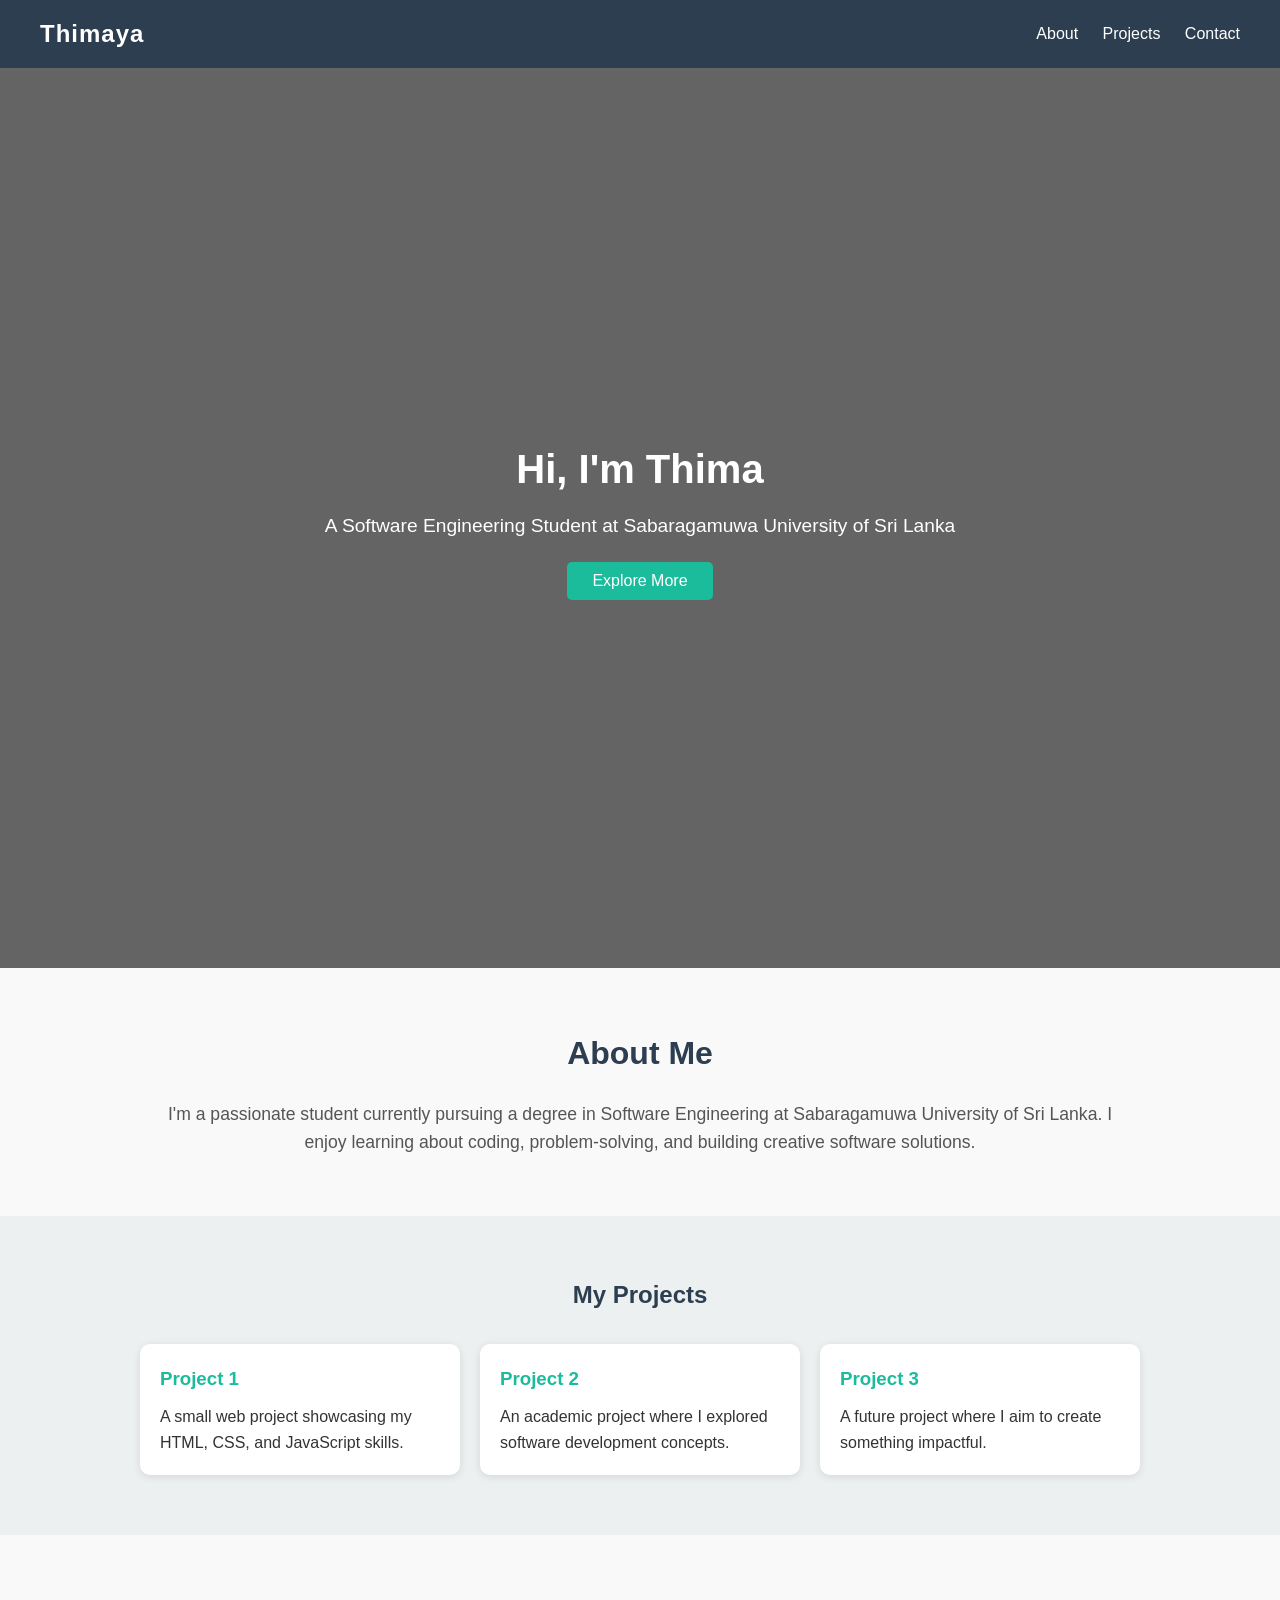
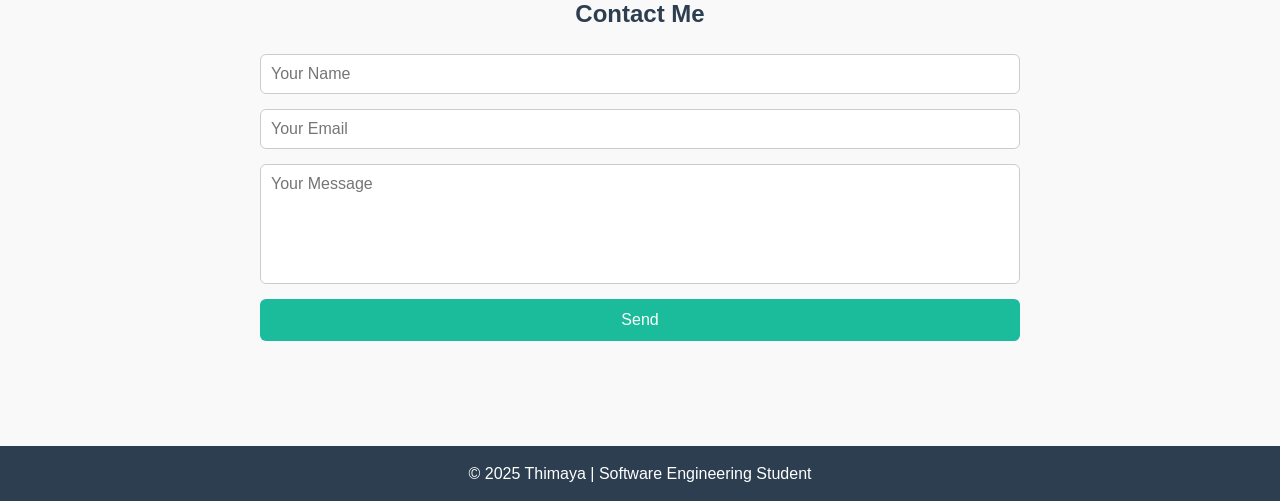
<file: index.html>
<!DOCTYPE html>
<html lang="en">
<head>
  <meta charset="UTF-8">
  <meta name="viewport" content="width=device-width, initial-scale=1.0">
  <title>Thimaya | Portfolio</title>
  <link rel="stylesheet" href="style.css">
</head>
<body>

  
  <header>
    <h1>Thimaya</h1>
    <nav>
      <a href="#about">About</a>
      <a href="#projects">Projects</a>
      <a href="#contact">Contact</a>
    </nav>
  </header>


  <section class="hero">
    <h2 id="typing"></h2>
    <p>A Software Engineering Student at Sabaragamuwa University of Sri Lanka</p>
    <button class="btn" onclick="scrollToSection('about')">Explore More</button>
  </section>

  
  <section id="about" class="about fade-in">
    <h2>About Me</h2>
    <p>
      I'm a passionate student currently pursuing a degree in Software Engineering 
      at Sabaragamuwa University of Sri Lanka. I enjoy learning about coding, 
      problem-solving, and building creative software solutions.
    </p>
  </section>

  
  <section id="projects" class="projects fade-in">
    <h2>My Projects</h2>
    <div class="project-grid">
      <div class="project">
        <h3>Project 1</h3>
        <p>A small web project showcasing my HTML, CSS, and JavaScript skills.</p>
      </div>
      <div class="project">
        <h3>Project 2</h3>
        <p>An academic project where I explored software development concepts.</p>
      </div>
      <div class="project">
        <h3>Project 3</h3>
        <p>A future project where I aim to create something impactful.</p>
      </div>
    </div>
  </section>

  
  <section id="contact" class="contact fade-in">
    <h2>Contact Me</h2>
    <form id="contactForm">
      <input type="text" id="name" placeholder="Your Name" required>
      <input type="email" id="email" placeholder="Your Email" required>
      <textarea id="message" placeholder="Your Message" required></textarea>
      <button type="submit">Send</button>
    </form>
    <p id="formResponse" style="margin-top:15px;"></p>
  </section>

  
  <footer>
    <p>© 2025 Thimaya | Software Engineering Student</p>
  </footer>

  <script src="script.js"></script>
</body>
</html>
</file>
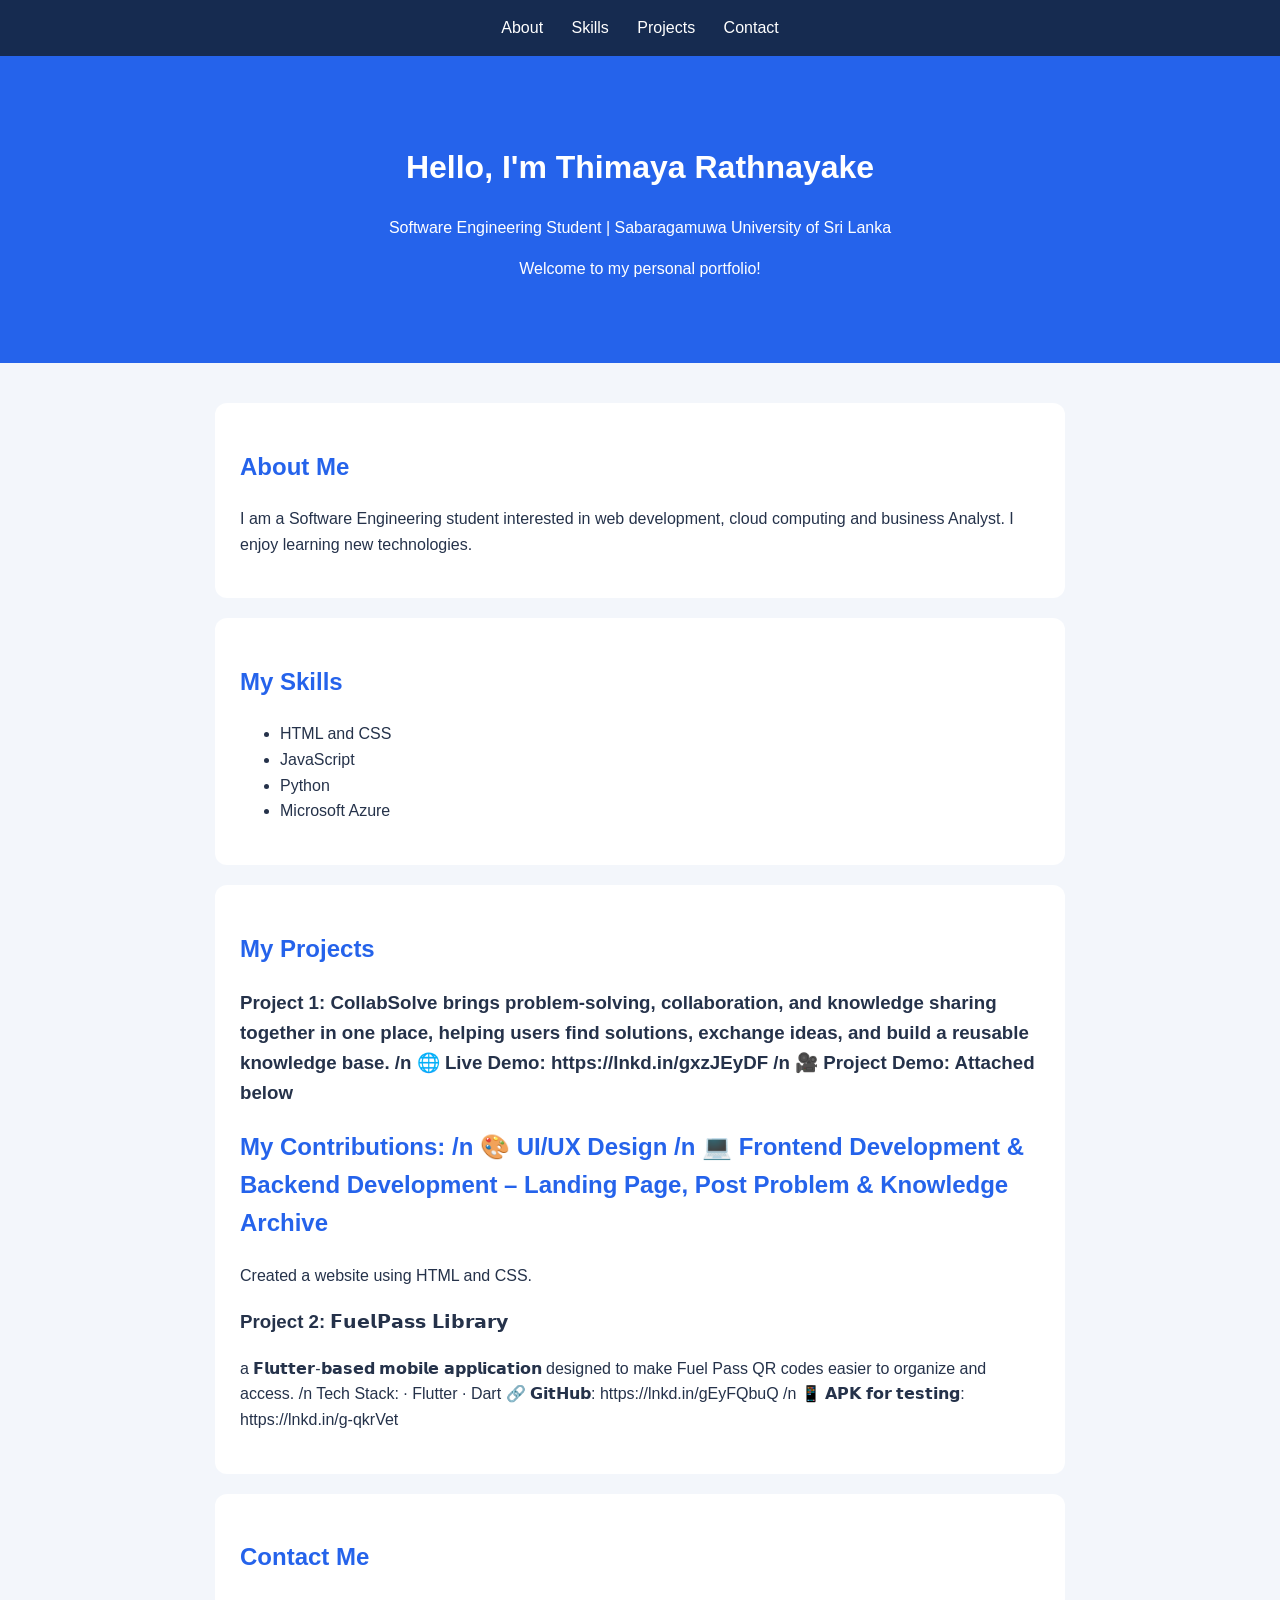
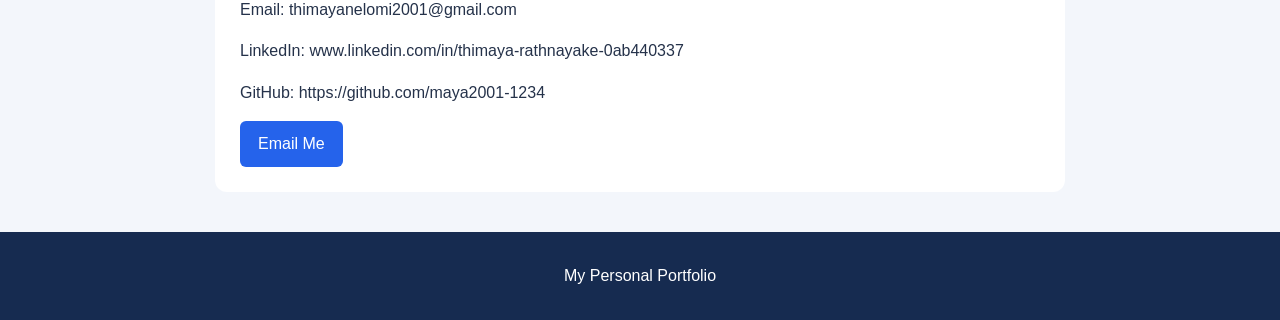
<file: src/index.html>
<!DOCTYPE html>
<html lang="en">
<head>
  <meta charset="UTF-8">
  <meta name="viewport"
        content="width=device-width, initial-scale=1.0">
  <title>My Personal Portfolio</title>

  <style>
    body {
      font-family: Arial, sans-serif;
      margin: 0;
      background: #f3f6fb;
      color: #25324a;
      line-height: 1.6;
    }

    nav {
      background: #162b50;
      padding: 15px;
      text-align: center;
    }

    nav a {
      color: white;
      text-decoration: none;
      margin: 12px;
    }

    header {
      background: #2563eb;
      color: white;
      text-align: center;
      padding: 65px 20px;
    }

    main {
      max-width: 850px;
      margin: auto;
      padding: 20px;
    }

    section {
      background: white;
      padding: 25px;
      margin: 20px 0;
      border-radius: 12px;
    }

    h2 {
      color: #2563eb;
    }

    .button {
      display: inline-block;
      background: #2563eb;
      color: white;
      padding: 10px 18px;
      border-radius: 6px;
      text-decoration: none;
    }

    footer {
      background: #162b50;
      color: white;
      text-align: center;
      padding: 15px;
    }
  </style>
</head>

<body>

  <nav>
    <a href="#about">About</a>
    <a href="#skills">Skills</a>
    <a href="#projects">Projects</a>
    <a href="#contact">Contact</a>
  </nav>

  <header>
    <h1>Hello, I'm Thimaya Rathnayake</h1>
    <p>Software Engineering Student | Sabaragamuwa University of Sri Lanka</p>
    <p>Welcome to my personal portfolio!</p>
  </header>

  <main>
    <section id="about">
      <h2>About Me</h2>
      <p>
        I am a Software Engineering student interested in
        web development, cloud computing and business Analyst.
        I enjoy learning new technologies.
      </p>
    </section>

    <section id="skills">
      <h2>My Skills</h2>
      <ul>
        <li>HTML and CSS</li>
        <li>JavaScript</li>
        <li>Python</li>
        <li>Microsoft Azure</li>
      </ul>
    </section>

    <section id="projects">
      <h2>My Projects</h2>
      <h3>Project 1: CollabSolve brings problem-solving, collaboration, and knowledge sharing together in one place, helping users find solutions, exchange ideas, and build a reusable knowledge base.
      /n 🌐 Live Demo: https://lnkd.in/gxzJEyDF
      /n 🎥 Project Demo: Attached below</h3>
      <h2>My Contributions: /n
🎨 UI/UX Design /n
💻 Frontend Development & Backend Development – Landing Page, Post Problem & Knowledge Archive</h2>
    
      <p>Created a website using HTML and CSS.</p>

      <h3>Project 2: 𝗙𝘂𝗲𝗹𝗣𝗮𝘀𝘀 𝗟𝗶𝗯𝗿𝗮𝗿𝘆</h3>
      <p>a 𝗙𝗹𝘂𝘁𝘁𝗲𝗿-𝗯𝗮𝘀𝗲𝗱 𝗺𝗼𝗯𝗶𝗹𝗲 𝗮𝗽𝗽𝗹𝗶𝗰𝗮𝘁𝗶𝗼𝗻 designed to make Fuel Pass QR codes easier to organize and access. /n
      Tech Stack: 
     · Flutter 
     · Dart
      
      🔗 𝗚𝗶𝘁𝗛𝘂𝗯: https://lnkd.in/gEyFQbuQ  /n
    📱 𝗔𝗣𝗞 𝗳𝗼𝗿 𝘁𝗲𝘀𝘁𝗶𝗻𝗴: https://lnkd.in/g-qkrVet </p>
    </section>

    <section id="contact">
      <h2>Contact Me</h2>
      <p>Email: thimayanelomi2001@gmail.com</p>
      <p>LinkedIn: www.linkedin.com/in/thimaya-rathnayake-0ab440337</p>
      <p>GitHub: https://github.com/maya2001-1234</p>
      <a class="button" href="mailto:thimayanelomi2001@gmail.com">
        Email Me
      </a>
    </section>
  </main>

  <footer>
    <p>My Personal Portfolio</p>
  </footer>

</body>
</html>
</file>
<file: style.css>
* {
    margin: 0;
    padding: 0;
    box-sizing: border-box;
    font-family: 'Segoe UI', Tahoma, Geneva, Verdana, sans-serif;
  }
  body {
    background: #f9f9f9;
    color: #333;
    line-height: 1.6;
  }
  a {
    text-decoration: none;
    color: inherit;
  }
  
  
  header {
    background: #2c3e50;
    padding: 15px 40px;
    display: flex;
    justify-content: space-between;
    align-items: center;
    color: #fff;
    position: sticky;
    top: 0;
    z-index: 1000;
  }
  header h1 {
    font-size: 1.5rem;
    letter-spacing: 1px;
  }
  nav a {
    margin-left: 20px;
    font-weight: 500;
    transition: color 0.3s;
  }
  nav a:hover {
    color: #1abc9c;
  }
  
  
  .hero {
    height: 100vh;
    display: flex;
    justify-content: center;
    align-items: center;
    flex-direction: column;
    background: linear-gradient(rgba(0,0,0,0.6), rgba(0,0,0,0.6)), 
      url('https://images.unsplash.com/photo-1555066931-4365d14bab8c') no-repeat center/cover;
    color: #fff;
    text-align: center;
  }
  .hero h2 {
    font-size: 2.5rem;
    margin-bottom: 10px;
    min-height: 60px;
  }
  .hero p {
    font-size: 1.2rem;
  }
  .btn {
    margin-top: 20px;
    padding: 10px 25px;
    border: none;
    background: #1abc9c;
    color: #fff;
    font-size: 1rem;
    border-radius: 5px;
    cursor: pointer;
    transition: background 0.3s;
  }
  .btn:hover {
    background: #16a085;
  }
  

  .about {
    padding: 60px 20px;
    max-width: 1000px;
    margin: auto;
    text-align: center;
  }
  .about h2 {
    font-size: 2rem;
    margin-bottom: 20px;
    color: #2c3e50;
  }
  .about p {
    font-size: 1.1rem;
    color: #555;
  }
  
  
  .projects {
    background: #ecf0f1;
    padding: 60px 20px;
  }
  .projects h2 {
    text-align: center;
    margin-bottom: 30px;
    color: #2c3e50;
  }
  .project-grid {
    display: grid;
    grid-template-columns: repeat(auto-fit, minmax(250px, 1fr));
    gap: 20px;
    max-width: 1000px;
    margin: auto;
  }
  .project {
    background: #fff;
    padding: 20px;
    border-radius: 10px;
    box-shadow: 0 2px 8px rgba(0,0,0,0.1);
    transition: transform 0.3s;
  }
  .project:hover {
    transform: translateY(-5px);
  }
  .project h3 {
    margin-bottom: 10px;
    color: #1abc9c;
  }
  
  
  .contact {
    padding: 60px 20px;
    max-width: 800px;
    margin: auto;
    text-align: center;
  }
  .contact h2 {
    margin-bottom: 20px;
    color: #2c3e50;
  }
  form {
    display: flex;
    flex-direction: column;
    gap: 15px;
  }
  input, textarea {
    padding: 10px;
    border: 1px solid #ccc;
    border-radius: 6px;
    font-size: 1rem;
  }
  textarea {
    resize: none;
    height: 120px;
  }
  form button {
    padding: 12px;
    background: #1abc9c;
    color: #fff;
    font-size: 1rem;
    border: none;
    border-radius: 6px;
    cursor: pointer;
    transition: background 0.3s;
  }
  form button:hover {
    background: #16a085;
  }
  
  
  footer {
    background: #2c3e50;
    color: #fff;
    text-align: center;
    padding: 15px;
    margin-top: 30px;
  }
  
  
  .fade-in {
    opacity: 0;
    transform: translateY(30px);
    transition: opacity 1s ease-out, transform 1s ease-out;
  }
  .fade-in.show {
    opacity: 1;
    transform: translateY(0);
  }
</file>
